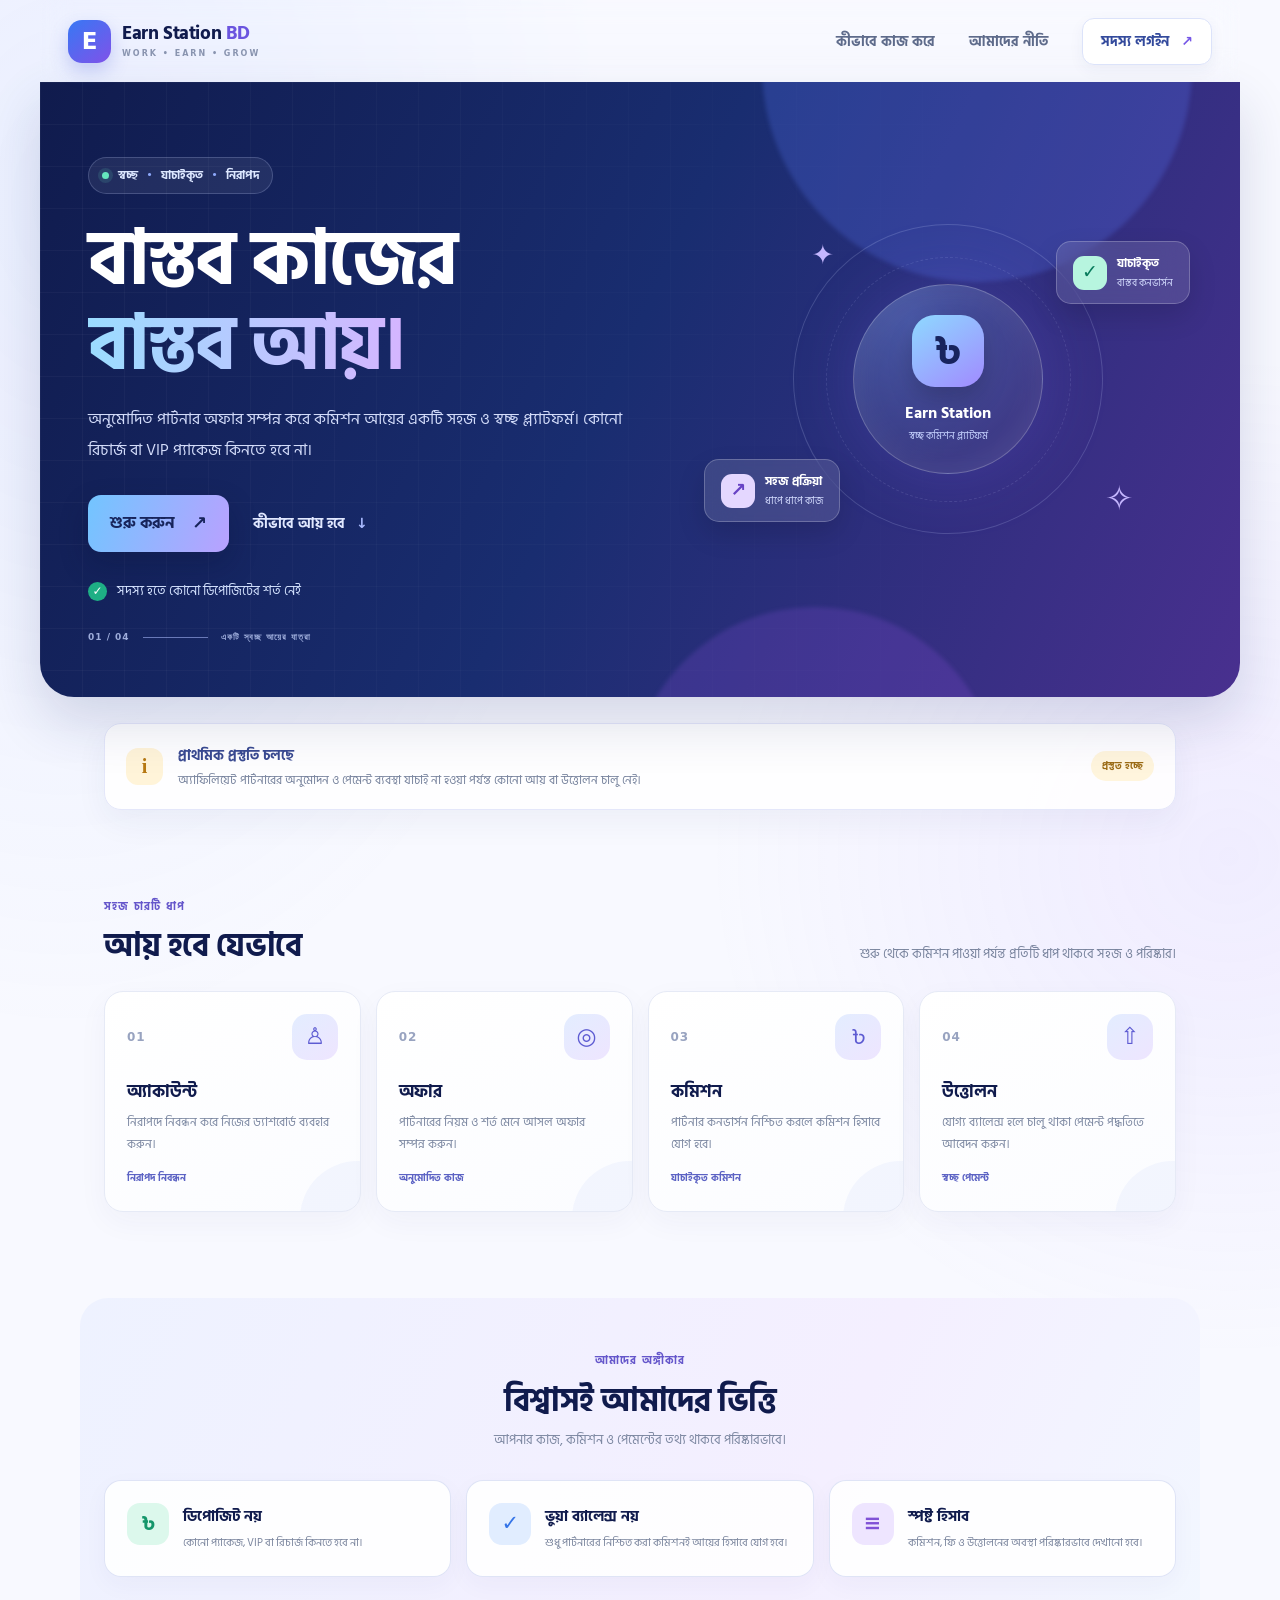
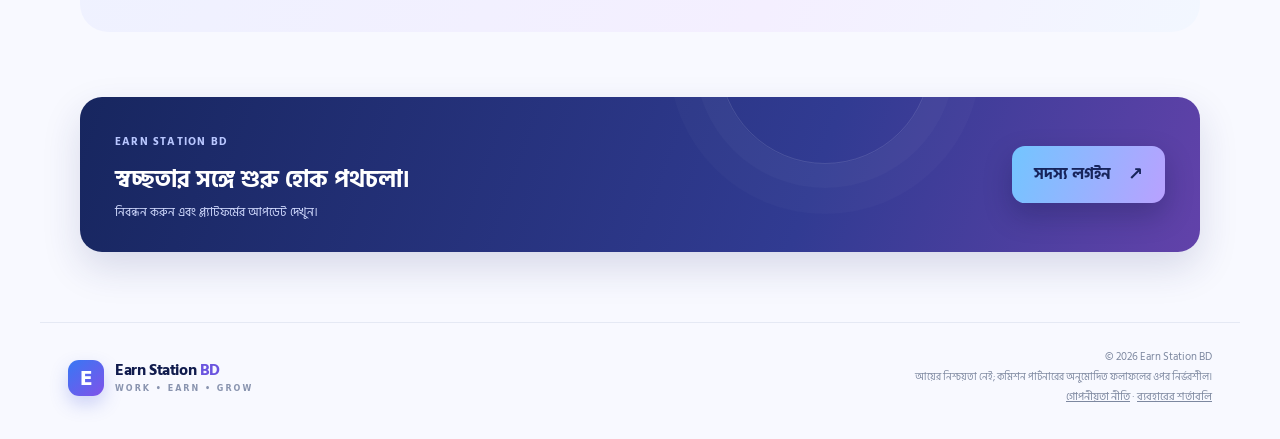
<file: index.html>
<!doctype html>
<html lang="bn">
<head>
  <meta charset="utf-8">
  <meta name="viewport" content="width=device-width,initial-scale=1">
  <meta name="theme-color" content="#101b55">
  <meta name="description" content="Earn Station BD — অনুমোদিত পার্টনার অফার সম্পন্ন করে স্বচ্ছভাবে কমিশন আয়ের প্ল্যাটফর্ম।">
  <title>Earn Station BD · বাস্তব কাজের বাস্তব আয়</title>
  <link rel="preconnect" href="https://fonts.googleapis.com">
  <link rel="preconnect" href="https://fonts.gstatic.com" crossorigin>
  <link href="https://fonts.googleapis.com/css2?family=Hind+Siliguri:wght@400;500;600;700;800&display=swap" rel="stylesheet">
  <link rel="stylesheet" href="style.css">
</head>
<body>
  <div class="site-shell">
    <header class="site-header">
      <a class="brand" href="index.html" aria-label="Earn Station BD হোম">
        <span class="brand-mark">E</span><span>Earn Station <b>BD</b><small>WORK • EARN • GROW</small></span>
      </a>
      <nav class="main-nav" aria-label="প্রধান নেভিগেশন">
        <a href="#how">কীভাবে কাজ করে</a>
        <a href="#features">আমাদের নীতি</a>
        <a class="nav-login" href="auth.html">সদস্য লগইন <span>↗</span></a>
      </nav>
    </header>

    <main>
      <section class="hero">
        <div class="hero-glow hero-glow-one"></div><div class="hero-glow hero-glow-two"></div>
        <div class="hero-copy">
          <div class="eyebrow"><span class="live-dot"></span> স্বচ্ছ <i>•</i> যাচাইকৃত <i>•</i> নিরাপদ</div>
          <h1>বাস্তব কাজের<br><span>বাস্তব আয়।</span></h1>
          <p class="hero-description">অনুমোদিত পার্টনার অফার সম্পন্ন করে কমিশন আয়ের একটি সহজ ও স্বচ্ছ প্ল্যাটফর্ম। কোনো রিচার্জ বা VIP প্যাকেজ কিনতে হবে না।</p>
          <div class="hero-actions">
            <a class="primary-button" href="auth.html">শুরু করুন <span>↗</span></a>
            <a class="text-button" href="#how">কীভাবে আয় হবে <span>↓</span></a>
          </div>
          <div class="trust-line"><span>✓</span> সদস্য হতে কোনো ডিপোজিটের শর্ত নেই</div>
        </div>
        <div class="hero-art" aria-label="নিরাপদ ও স্বচ্ছ আয়ের ধারণামূলক চিত্র">
          <div class="art-orbit orbit-a"></div><div class="art-orbit orbit-b"></div>
          <div class="art-center"><div class="art-symbol">৳</div><b>Earn Station</b><small>স্বচ্ছ কমিশন প্ল্যাটফর্ম</small></div>
          <div class="float-card float-top"><span class="float-icon">✓</span><span><b>যাচাইকৃত</b><small>বাস্তব কনভার্সন</small></span></div>
          <div class="float-card float-bottom"><span class="float-icon purple">↗</span><span><b>সহজ প্রক্রিয়া</b><small>ধাপে ধাপে কাজ</small></span></div>
          <div class="art-spark spark-one">✦</div><div class="art-spark spark-two">✧</div>
        </div>
        <div class="hero-bottom"><span>01 / 04</span><span class="hero-bottom-line"></span><span>একটি স্বচ্ছ আয়ের যাত্রা</span></div>
      </section>

      <section class="notice-wrap" aria-label="গুরুত্বপূর্ণ ঘোষণা">
        <div class="notice">
          <div class="notice-icon">i</div>
          <div><b>প্রাথমিক প্রস্তুতি চলছে</b><p>অ্যাফিলিয়েট পার্টনারের অনুমোদন ও পেমেন্ট ব্যবস্থা যাচাই না হওয়া পর্যন্ত কোনো আয় বা উত্তোলন চালু নেই।</p></div>
          <span class="notice-status">প্রস্তুত হচ্ছে</span>
        </div>
      </section>

      <section class="how-section" id="how">
        <div class="section-heading"><div><span class="section-kicker">সহজ চারটি ধাপ</span><h2>আয় হবে যেভাবে</h2></div><p>শুরু থেকে কমিশন পাওয়া পর্যন্ত প্রতিটি ধাপ থাকবে সহজ ও পরিষ্কার।</p></div>
        <div class="steps">
          <article class="step-card"><div class="step-top"><span class="step-number">01</span><span class="step-icon">♙</span></div><h3>অ্যাকাউন্ট</h3><p>নিরাপদে নিবন্ধন করে নিজের ড্যাশবোর্ড ব্যবহার করুন।</p><span class="step-caption">নিরাপদ নিবন্ধন</span></article>
          <article class="step-card"><div class="step-top"><span class="step-number">02</span><span class="step-icon">◎</span></div><h3>অফার</h3><p>পার্টনারের নিয়ম ও শর্ত মেনে আসল অফার সম্পন্ন করুন।</p><span class="step-caption">অনুমোদিত কাজ</span></article>
          <article class="step-card"><div class="step-top"><span class="step-number">03</span><span class="step-icon">৳</span></div><h3>কমিশন</h3><p>পার্টনার কনভার্সন নিশ্চিত করলে কমিশন হিসাবে যোগ হবে।</p><span class="step-caption">যাচাইকৃত কমিশন</span></article>
          <article class="step-card"><div class="step-top"><span class="step-number">04</span><span class="step-icon">⇧</span></div><h3>উত্তোলন</h3><p>যোগ্য ব্যালেন্স হলে চালু থাকা পেমেন্ট পদ্ধতিতে আবেদন করুন।</p><span class="step-caption">স্বচ্ছ পেমেন্ট</span></article>
        </div>
      </section>

      <section class="values-section" id="features">
        <div class="values-heading"><span class="section-kicker">আমাদের অঙ্গীকার</span><h2>বিশ্বাসই আমাদের ভিত্তি</h2><p>আপনার কাজ, কমিশন ও পেমেন্টের তথ্য থাকবে পরিষ্কারভাবে।</p></div>
        <div class="values-grid">
          <article class="value-card"><span class="value-icon green">৳</span><div><h3>ডিপোজিট নয়</h3><p>কোনো প্যাকেজ, VIP বা রিচার্জ কিনতে হবে না।</p></div></article>
          <article class="value-card"><span class="value-icon blue">✓</span><div><h3>ভুয়া ব্যালেন্স নয়</h3><p>শুধু পার্টনারের নিশ্চিত করা কমিশনই আয়ের হিসাবে যোগ হবে।</p></div></article>
          <article class="value-card"><span class="value-icon violet">≡</span><div><h3>স্পষ্ট হিসাব</h3><p>কমিশন, ফি ও উত্তোলনের অবস্থা পরিষ্কারভাবে দেখানো হবে।</p></div></article>
        </div>
      </section>
      <section class="community-section" id="community" hidden aria-label="আমাদের কমিউনিটি"><div class="community-heading"><span class="section-kicker">JOIN OUR COMMUNITY</span><h2>আমাদের সঙ্গে যুক্ত থাকুন</h2><p>গ্রুপে যোগ দিয়ে নতুন নোটিশ, গুরুত্বপূর্ণ তথ্য ও আপডেট দেখুন এবং অন্য সদস্যদের সঙ্গে যোগাযোগ করুন।</p></div><div class="community-links" id="community-links"></div></section>
      <section class="closing-cta"><div><span class="section-kicker">EARN STATION BD</span><h2>স্বচ্ছতার সঙ্গে শুরু হোক পথচলা।</h2><p>নিবন্ধন করুন এবং প্ল্যাটফর্মের আপডেট দেখুন।</p></div><a class="primary-button" href="auth.html">সদস্য লগইন <span>↗</span></a></section>
    </main>
    <footer class="site-footer"><a class="brand footer-brand" href="index.html"><span class="brand-mark">E</span><span>Earn Station <b>BD</b><small>WORK • EARN • GROW</small></span></a><div class="footer-copy">© <span id="year"></span> Earn Station BD<br><small>আয়ের নিশ্চয়তা নেই; কমিশন পার্টনারের অনুমোদিত ফলাফলের ওপর নির্ভরশীল।</small><br><a href="privacy.html">গোপনীয়তা নীতি</a> · <a href="terms.html">ব্যবহারের শর্তাবলি</a></div></footer>
  </div>
  <script src="supabase-config.js"></script><script src="app.js"></script>
</body>
</html>
</file>
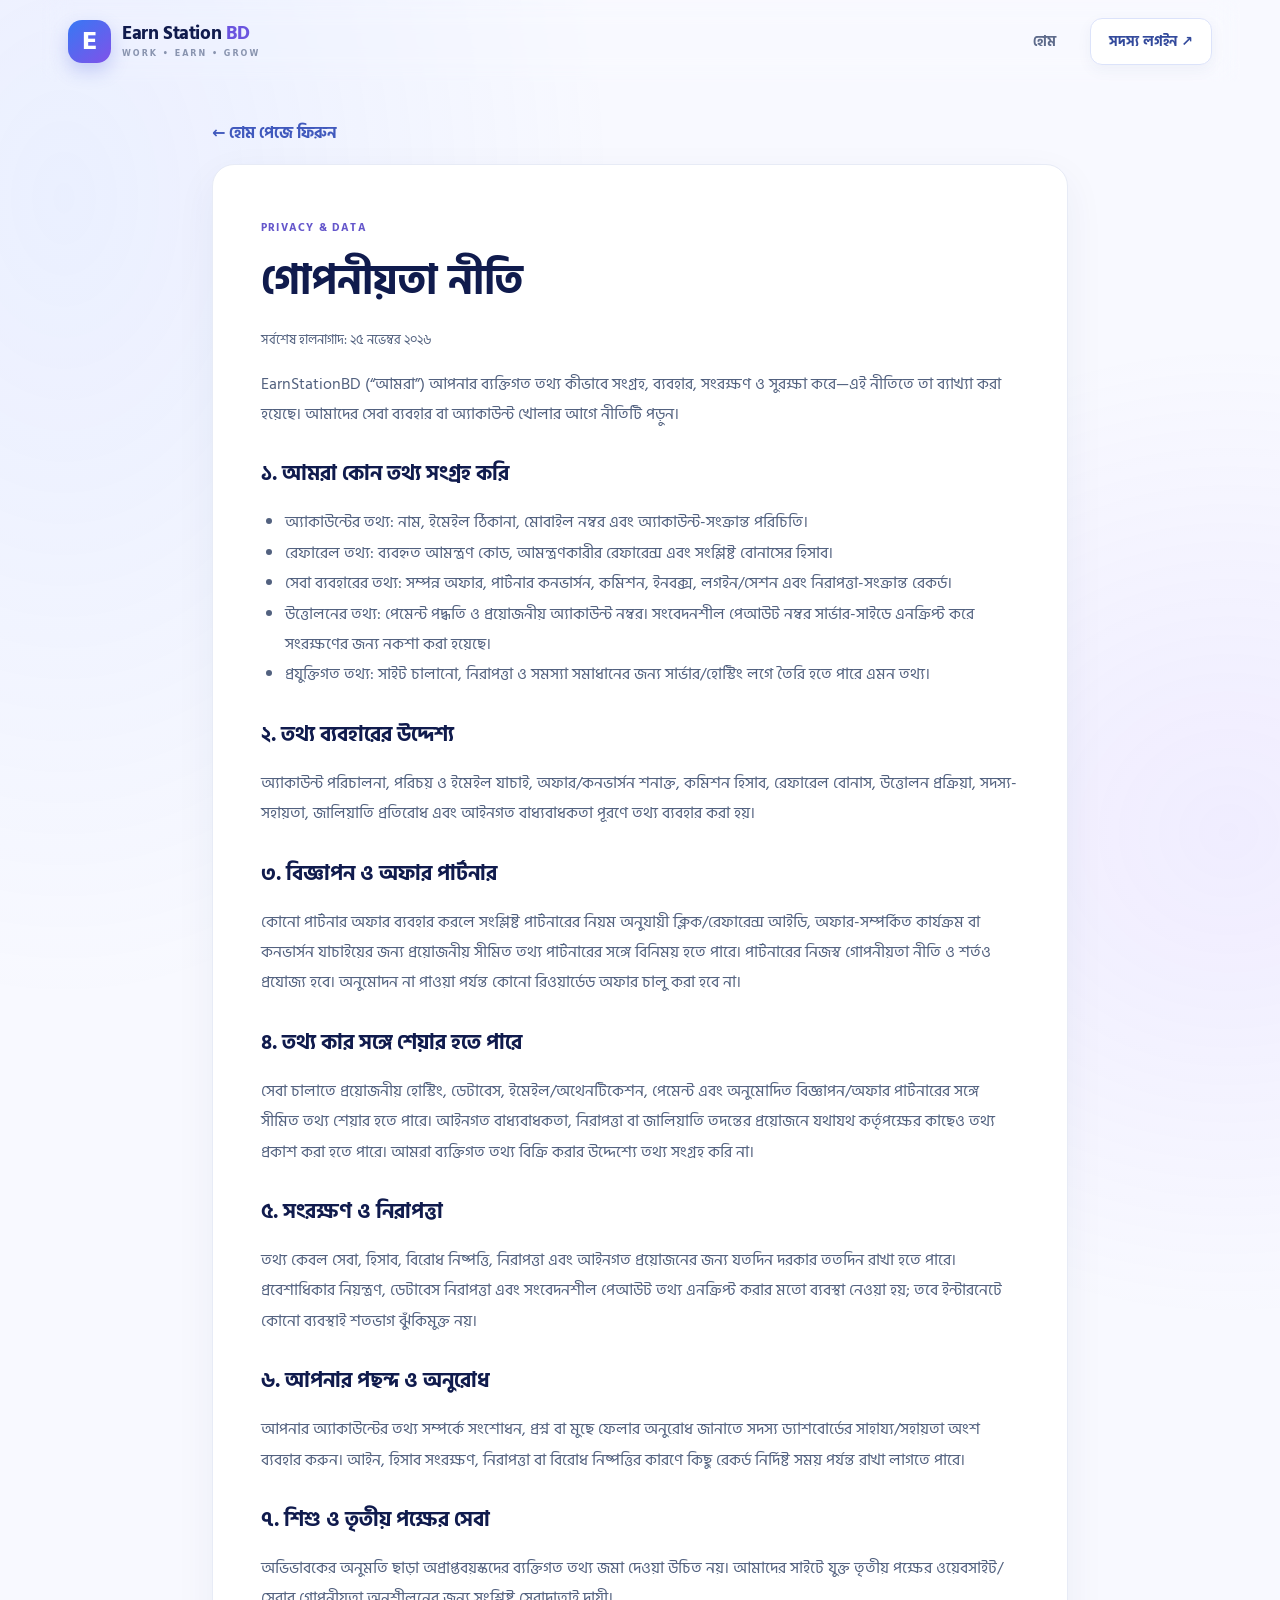
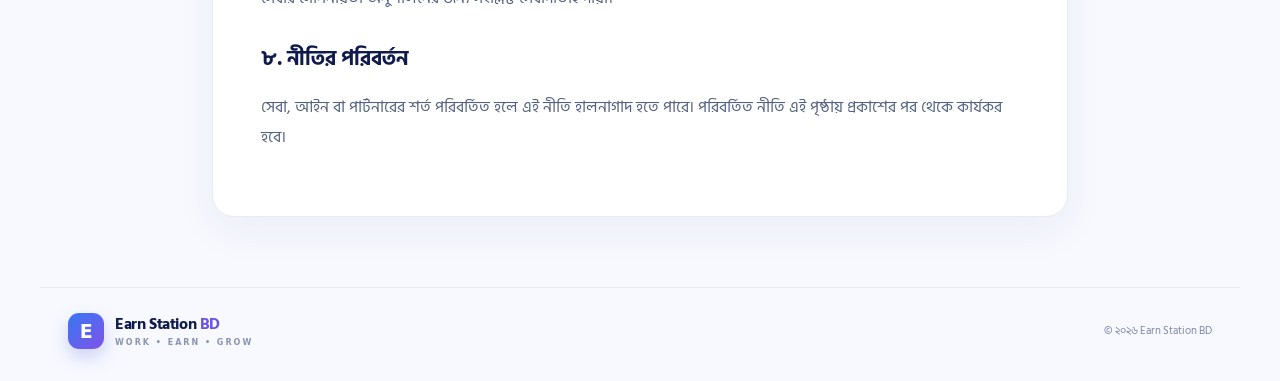
<file: privacy.html>
<!doctype html>
<html lang="bn">
<head>
<meta charset="utf-8"><meta name="viewport" content="width=device-width,initial-scale=1">
<meta name="theme-color" content="#101b55"><meta name="description" content="EarnStationBD-এর গোপনীয়তা নীতি ও ব্যক্তিগত তথ্য ব্যবহারের বিবরণ।">
<title>গোপনীয়তা নীতি · EarnStationBD</title>
<link rel="stylesheet" href="style.css">
<style>
.policy-wrap{max-width:900px;margin:38px auto 70px;padding:0 22px}.policy-card{background:#fff;border:1px solid #e7ebf6;border-radius:22px;padding:clamp(22px,5vw,48px);box-shadow:0 14px 40px rgba(30,45,100,.06)}.policy-card h1{font-size:clamp(30px,5vw,42px);margin:8px 0 12px}.policy-card h2{font-size:21px;margin:28px 0 8px}.policy-card p,.policy-card li{color:#52617f;line-height:1.9}.policy-card ul{padding-left:24px}.policy-meta{color:#7a87a4;font-size:13px}.policy-back{display:inline-block;margin:0 0 18px;color:#4059bd;font-weight:700;text-decoration:none}
</style>
</head>
<body><div class="site-shell">
<header class="site-header"><a class="brand" href="index.html"><span class="brand-mark">E</span><span>Earn Station <b>BD</b><small>WORK • EARN • GROW</small></span></a><nav class="main-nav"><a href="index.html">হোম</a><a class="nav-login" href="auth.html">সদস্য লগইন ↗</a></nav></header>
<main class="policy-wrap"><a class="policy-back" href="index.html">← হোম পেজে ফিরুন</a><article class="policy-card">
<span class="section-kicker">PRIVACY & DATA</span><h1>গোপনীয়তা নীতি</h1><p class="policy-meta">সর্বশেষ হালনাগাদ: ২৫ নভেম্বর ২০২৬</p>
<p>EarnStationBD (“আমরা”) আপনার ব্যক্তিগত তথ্য কীভাবে সংগ্রহ, ব্যবহার, সংরক্ষণ ও সুরক্ষা করে—এই নীতিতে তা ব্যাখ্যা করা হয়েছে। আমাদের সেবা ব্যবহার বা অ্যাকাউন্ট খোলার আগে নীতিটি পড়ুন।</p>
<h2>১. আমরা কোন তথ্য সংগ্রহ করি</h2><ul>
<li>অ্যাকাউন্টের তথ্য: নাম, ইমেইল ঠিকানা, মোবাইল নম্বর এবং অ্যাকাউন্ট-সংক্রান্ত পরিচিতি।</li>
<li>রেফারেল তথ্য: ব্যবহৃত আমন্ত্রণ কোড, আমন্ত্রণকারীর রেফারেন্স এবং সংশ্লিষ্ট বোনাসের হিসাব।</li>
<li>সেবা ব্যবহারের তথ্য: সম্পন্ন অফার, পার্টনার কনভার্সন, কমিশন, ইনবক্স, লগইন/সেশন এবং নিরাপত্তা-সংক্রান্ত রেকর্ড।</li>
<li>উত্তোলনের তথ্য: পেমেন্ট পদ্ধতি ও প্রয়োজনীয় অ্যাকাউন্ট নম্বর। সংবেদনশীল পেআউট নম্বর সার্ভার-সাইডে এনক্রিপ্ট করে সংরক্ষণের জন্য নকশা করা হয়েছে।</li>
<li>প্রযুক্তিগত তথ্য: সাইট চালানো, নিরাপত্তা ও সমস্যা সমাধানের জন্য সার্ভার/হোস্টিং লগে তৈরি হতে পারে এমন তথ্য।</li>
</ul>
<h2>২. তথ্য ব্যবহারের উদ্দেশ্য</h2><p>অ্যাকাউন্ট পরিচালনা, পরিচয় ও ইমেইল যাচাই, অফার/কনভার্সন শনাক্ত, কমিশন হিসাব, রেফারেল বোনাস, উত্তোলন প্রক্রিয়া, সদস্য-সহায়তা, জালিয়াতি প্রতিরোধ এবং আইনগত বাধ্যবাধকতা পূরণে তথ্য ব্যবহার করা হয়।</p>
<h2>৩. বিজ্ঞাপন ও অফার পার্টনার</h2><p>কোনো পার্টনার অফার ব্যবহার করলে সংশ্লিষ্ট পার্টনারের নিয়ম অনুযায়ী ক্লিক/রেফারেন্স আইডি, অফার-সম্পর্কিত কার্যক্রম বা কনভার্সন যাচাইয়ের জন্য প্রয়োজনীয় সীমিত তথ্য পার্টনারের সঙ্গে বিনিময় হতে পারে। পার্টনারের নিজস্ব গোপনীয়তা নীতি ও শর্তও প্রযোজ্য হবে। অনুমোদন না পাওয়া পর্যন্ত কোনো রিওয়ার্ডেড অফার চালু করা হবে না।</p>
<h2>৪. তথ্য কার সঙ্গে শেয়ার হতে পারে</h2><p>সেবা চালাতে প্রয়োজনীয় হোস্টিং, ডেটাবেস, ইমেইল/অথেনটিকেশন, পেমেন্ট এবং অনুমোদিত বিজ্ঞাপন/অফার পার্টনারের সঙ্গে সীমিত তথ্য শেয়ার হতে পারে। আইনগত বাধ্যবাধকতা, নিরাপত্তা বা জালিয়াতি তদন্তের প্রয়োজনে যথাযথ কর্তৃপক্ষের কাছেও তথ্য প্রকাশ করা হতে পারে। আমরা ব্যক্তিগত তথ্য বিক্রি করার উদ্দেশ্যে তথ্য সংগ্রহ করি না।</p>
<h2>৫. সংরক্ষণ ও নিরাপত্তা</h2><p>তথ্য কেবল সেবা, হিসাব, বিরোধ নিষ্পত্তি, নিরাপত্তা এবং আইনগত প্রয়োজনের জন্য যতদিন দরকার ততদিন রাখা হতে পারে। প্রবেশাধিকার নিয়ন্ত্রণ, ডেটাবেস নিরাপত্তা এবং সংবেদনশীল পেআউট তথ্য এনক্রিপ্ট করার মতো ব্যবস্থা নেওয়া হয়; তবে ইন্টারনেটে কোনো ব্যবস্থাই শতভাগ ঝুঁকিমুক্ত নয়।</p>
<h2>৬. আপনার পছন্দ ও অনুরোধ</h2><p>আপনার অ্যাকাউন্টের তথ্য সম্পর্কে সংশোধন, প্রশ্ন বা মুছে ফেলার অনুরোধ জানাতে সদস্য ড্যাশবোর্ডের সাহায্য/সহায়তা অংশ ব্যবহার করুন। আইন, হিসাব সংরক্ষণ, নিরাপত্তা বা বিরোধ নিষ্পত্তির কারণে কিছু রেকর্ড নির্দিষ্ট সময় পর্যন্ত রাখা লাগতে পারে।</p>
<h2>৭. শিশু ও তৃতীয় পক্ষের সেবা</h2><p>অভিভাবকের অনুমতি ছাড়া অপ্রাপ্তবয়স্কদের ব্যক্তিগত তথ্য জমা দেওয়া উচিত নয়। আমাদের সাইটে যুক্ত তৃতীয় পক্ষের ওয়েবসাইট/সেবার গোপনীয়তা অনুশীলনের জন্য সংশ্লিষ্ট সেবাদাতাই দায়ী।</p>
<h2>৮. নীতির পরিবর্তন</h2><p>সেবা, আইন বা পার্টনারের শর্ত পরিবর্তিত হলে এই নীতি হালনাগাদ হতে পারে। পরিবর্তিত নীতি এই পৃষ্ঠায় প্রকাশের পর থেকে কার্যকর হবে।</p>
</article></main>
<footer class="site-footer"><a class="brand footer-brand" href="index.html"><span class="brand-mark">E</span><span>Earn Station <b>BD</b><small>WORK • EARN • GROW</small></span></a><div class="footer-copy">© ২০২৬ Earn Station BD</div></footer>
</div></body></html>
</file>
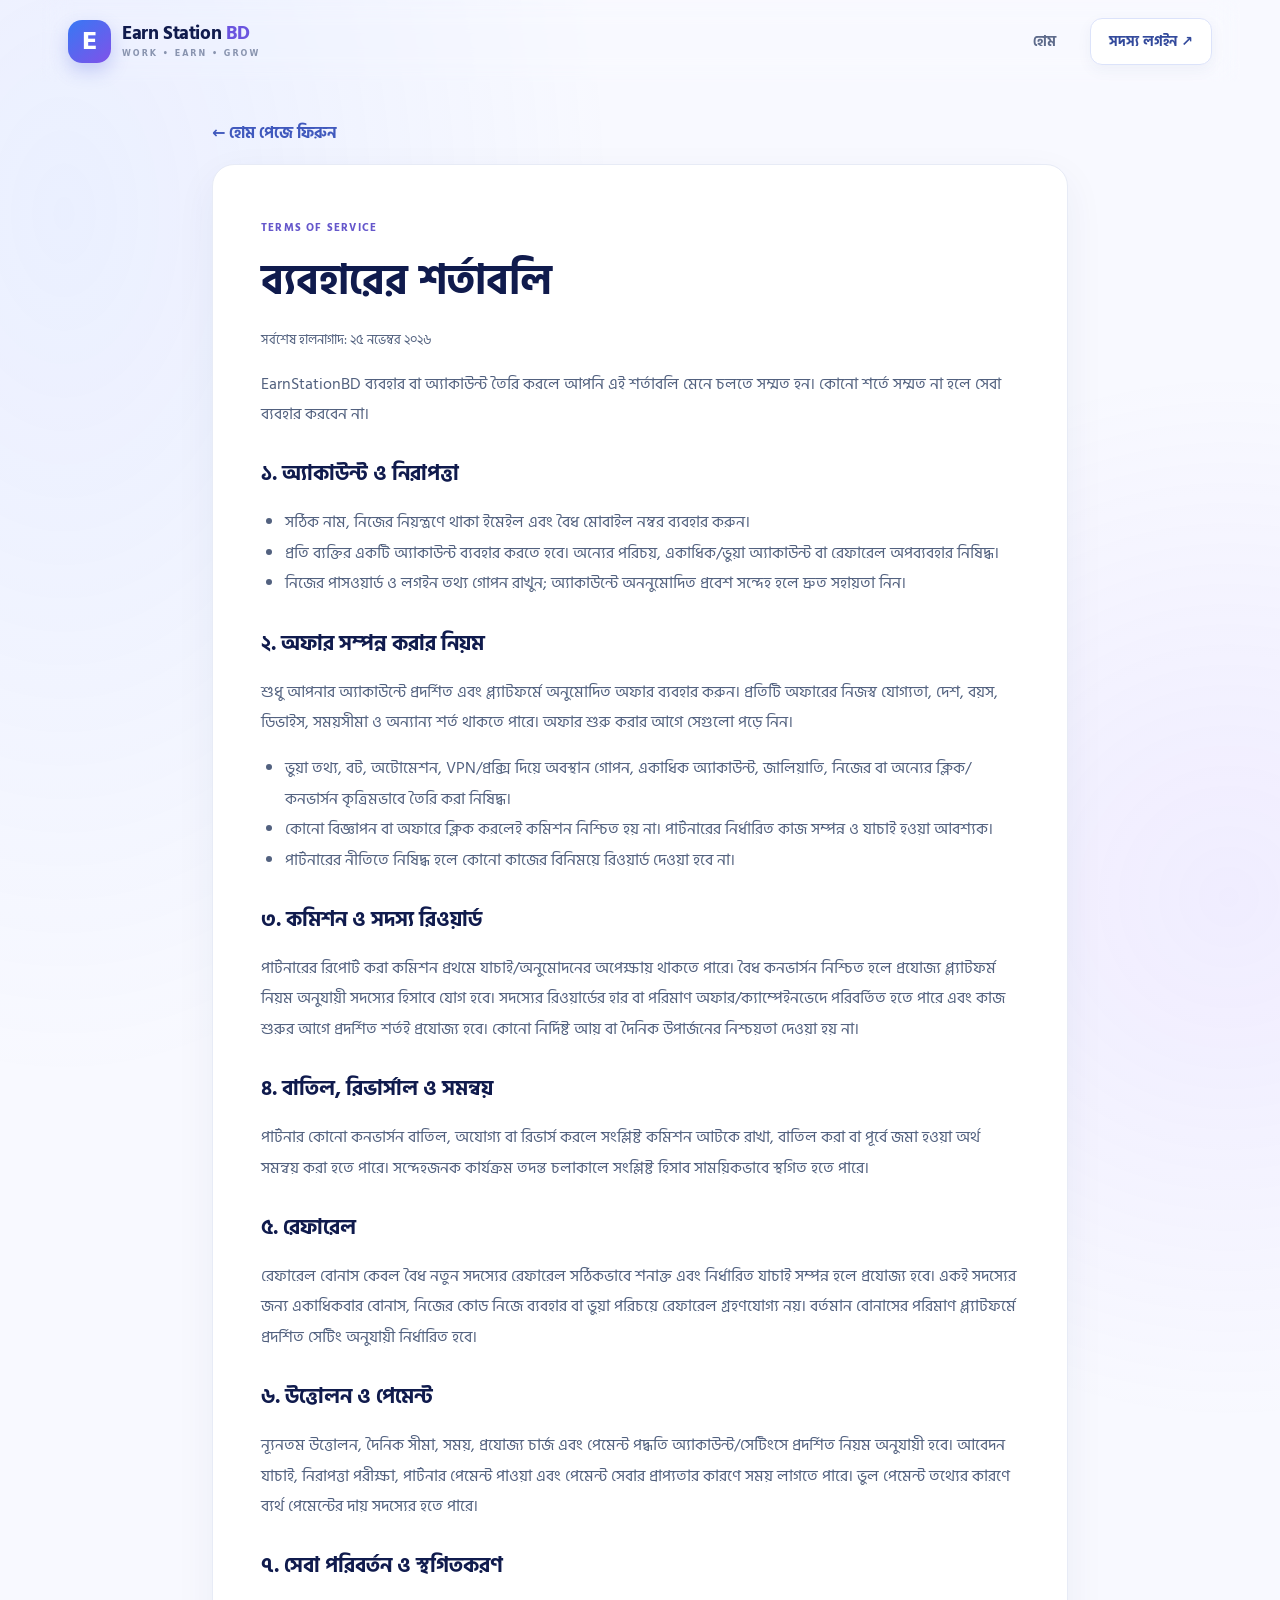
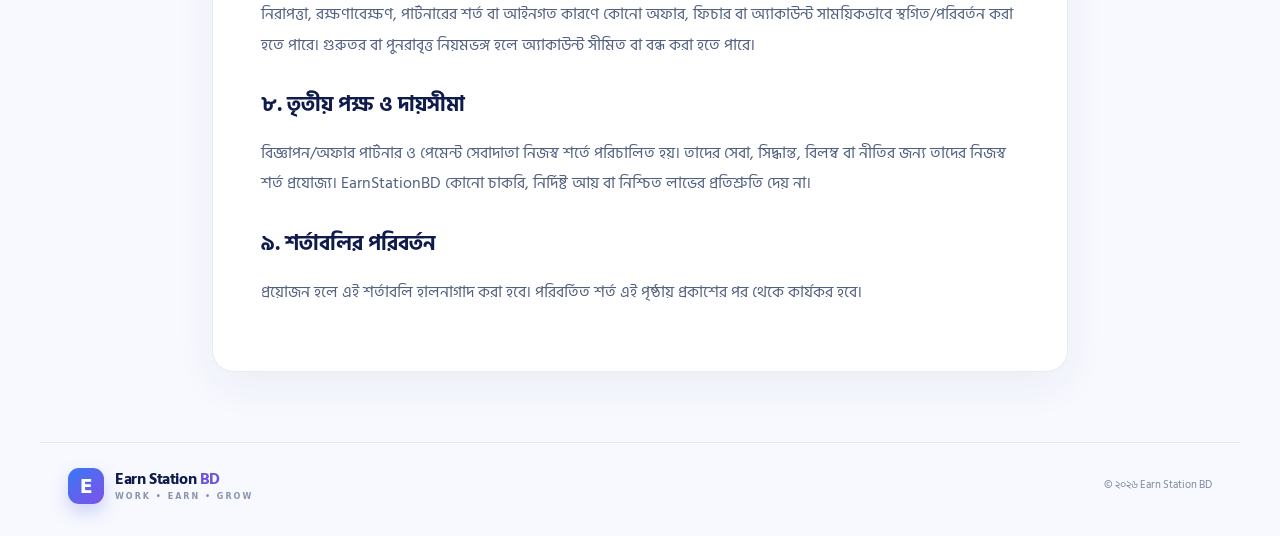
<file: terms.html>
<!doctype html>
<html lang="bn">
<head>
<meta charset="utf-8"><meta name="viewport" content="width=device-width,initial-scale=1">
<meta name="theme-color" content="#101b55"><meta name="description" content="EarnStationBD ব্যবহার, অফার, কমিশন ও উত্তোলনের শর্তাবলি।">
<title>শর্তাবলি · EarnStationBD</title>
<link rel="stylesheet" href="style.css">
<style>
.policy-wrap{max-width:900px;margin:38px auto 70px;padding:0 22px}.policy-card{background:#fff;border:1px solid #e7ebf6;border-radius:22px;padding:clamp(22px,5vw,48px);box-shadow:0 14px 40px rgba(30,45,100,.06)}.policy-card h1{font-size:clamp(30px,5vw,42px);margin:8px 0 12px}.policy-card h2{font-size:21px;margin:28px 0 8px}.policy-card p,.policy-card li{color:#52617f;line-height:1.9}.policy-card ul{padding-left:24px}.policy-meta{color:#7a87a4;font-size:13px}.policy-back{display:inline-block;margin:0 0 18px;color:#4059bd;font-weight:700;text-decoration:none}
</style>
</head>
<body><div class="site-shell">
<header class="site-header"><a class="brand" href="index.html"><span class="brand-mark">E</span><span>Earn Station <b>BD</b><small>WORK • EARN • GROW</small></span></a><nav class="main-nav"><a href="index.html">হোম</a><a class="nav-login" href="auth.html">সদস্য লগইন ↗</a></nav></header>
<main class="policy-wrap"><a class="policy-back" href="index.html">← হোম পেজে ফিরুন</a><article class="policy-card">
<span class="section-kicker">TERMS OF SERVICE</span><h1>ব্যবহারের শর্তাবলি</h1><p class="policy-meta">সর্বশেষ হালনাগাদ: ২৫ নভেম্বর ২০২৬</p>
<p>EarnStationBD ব্যবহার বা অ্যাকাউন্ট তৈরি করলে আপনি এই শর্তাবলি মেনে চলতে সম্মত হন। কোনো শর্তে সম্মত না হলে সেবা ব্যবহার করবেন না।</p>
<h2>১. অ্যাকাউন্ট ও নিরাপত্তা</h2><ul><li>সঠিক নাম, নিজের নিয়ন্ত্রণে থাকা ইমেইল এবং বৈধ মোবাইল নম্বর ব্যবহার করুন।</li><li>প্রতি ব্যক্তির একটি অ্যাকাউন্ট ব্যবহার করতে হবে। অন্যের পরিচয়, একাধিক/ভুয়া অ্যাকাউন্ট বা রেফারেল অপব্যবহার নিষিদ্ধ।</li><li>নিজের পাসওয়ার্ড ও লগইন তথ্য গোপন রাখুন; অ্যাকাউন্টে অননুমোদিত প্রবেশ সন্দেহ হলে দ্রুত সহায়তা নিন।</li></ul>
<h2>২. অফার সম্পন্ন করার নিয়ম</h2><p>শুধু আপনার অ্যাকাউন্টে প্রদর্শিত এবং প্ল্যাটফর্মে অনুমোদিত অফার ব্যবহার করুন। প্রতিটি অফারের নিজস্ব যোগ্যতা, দেশ, বয়স, ডিভাইস, সময়সীমা ও অন্যান্য শর্ত থাকতে পারে। অফার শুরু করার আগে সেগুলো পড়ে নিন।</p><ul><li>ভুয়া তথ্য, বট, অটোমেশন, VPN/প্রক্সি দিয়ে অবস্থান গোপন, একাধিক অ্যাকাউন্ট, জালিয়াতি, নিজের বা অন্যের ক্লিক/কনভার্সন কৃত্রিমভাবে তৈরি করা নিষিদ্ধ।</li><li>কোনো বিজ্ঞাপন বা অফারে ক্লিক করলেই কমিশন নিশ্চিত হয় না। পার্টনারের নির্ধারিত কাজ সম্পন্ন ও যাচাই হওয়া আবশ্যক।</li><li>পার্টনারের নীতিতে নিষিদ্ধ হলে কোনো কাজের বিনিময়ে রিওয়ার্ড দেওয়া হবে না।</li></ul>
<h2>৩. কমিশন ও সদস্য রিওয়ার্ড</h2><p>পার্টনারের রিপোর্ট করা কমিশন প্রথমে যাচাই/অনুমোদনের অপেক্ষায় থাকতে পারে। বৈধ কনভার্সন নিশ্চিত হলে প্রযোজ্য প্ল্যাটফর্ম নিয়ম অনুযায়ী সদস্যের হিসাবে যোগ হবে। সদস্যের রিওয়ার্ডের হার বা পরিমাণ অফার/ক্যাম্পেইনভেদে পরিবর্তিত হতে পারে এবং কাজ শুরুর আগে প্রদর্শিত শর্তই প্রযোজ্য হবে। কোনো নির্দিষ্ট আয় বা দৈনিক উপার্জনের নিশ্চয়তা দেওয়া হয় না।</p>
<h2>৪. বাতিল, রিভার্সাল ও সমন্বয়</h2><p>পার্টনার কোনো কনভার্সন বাতিল, অযোগ্য বা রিভার্স করলে সংশ্লিষ্ট কমিশন আটকে রাখা, বাতিল করা বা পূর্বে জমা হওয়া অর্থ সমন্বয় করা হতে পারে। সন্দেহজনক কার্যক্রম তদন্ত চলাকালে সংশ্লিষ্ট হিসাব সাময়িকভাবে স্থগিত হতে পারে।</p>
<h2>৫. রেফারেল</h2><p>রেফারেল বোনাস কেবল বৈধ নতুন সদস্যের রেফারেল সঠিকভাবে শনাক্ত এবং নির্ধারিত যাচাই সম্পন্ন হলে প্রযোজ্য হবে। একই সদস্যের জন্য একাধিকবার বোনাস, নিজের কোড নিজে ব্যবহার বা ভুয়া পরিচয়ে রেফারেল গ্রহণযোগ্য নয়। বর্তমান বোনাসের পরিমাণ প্ল্যাটফর্মে প্রদর্শিত সেটিং অনুযায়ী নির্ধারিত হবে।</p>
<h2>৬. উত্তোলন ও পেমেন্ট</h2><p>ন্যূনতম উত্তোলন, দৈনিক সীমা, সময়, প্রযোজ্য চার্জ এবং পেমেন্ট পদ্ধতি অ্যাকাউন্ট/সেটিংসে প্রদর্শিত নিয়ম অনুযায়ী হবে। আবেদন যাচাই, নিরাপত্তা পরীক্ষা, পার্টনার পেমেন্ট পাওয়া এবং পেমেন্ট সেবার প্রাপ্যতার কারণে সময় লাগতে পারে। ভুল পেমেন্ট তথ্যের কারণে ব্যর্থ পেমেন্টের দায় সদস্যের হতে পারে।</p>
<h2>৭. সেবা পরিবর্তন ও স্থগিতকরণ</h2><p>নিরাপত্তা, রক্ষণাবেক্ষণ, পার্টনারের শর্ত বা আইনগত কারণে কোনো অফার, ফিচার বা অ্যাকাউন্ট সাময়িকভাবে স্থগিত/পরিবর্তন করা হতে পারে। গুরুতর বা পুনরাবৃত্ত নিয়মভঙ্গ হলে অ্যাকাউন্ট সীমিত বা বন্ধ করা হতে পারে।</p>
<h2>৮. তৃতীয় পক্ষ ও দায়সীমা</h2><p>বিজ্ঞাপন/অফার পার্টনার ও পেমেন্ট সেবাদাতা নিজস্ব শর্তে পরিচালিত হয়। তাদের সেবা, সিদ্ধান্ত, বিলম্ব বা নীতির জন্য তাদের নিজস্ব শর্ত প্রযোজ্য। EarnStationBD কোনো চাকরি, নির্দিষ্ট আয় বা নিশ্চিত লাভের প্রতিশ্রুতি দেয় না।</p>
<h2>৯. শর্তাবলির পরিবর্তন</h2><p>প্রয়োজন হলে এই শর্তাবলি হালনাগাদ করা হবে। পরিবর্তিত শর্ত এই পৃষ্ঠায় প্রকাশের পর থেকে কার্যকর হবে।</p>
</article></main>
<footer class="site-footer"><a class="brand footer-brand" href="index.html"><span class="brand-mark">E</span><span>Earn Station <b>BD</b><small>WORK • EARN • GROW</small></span></a><div class="footer-copy">© ২০২৬ Earn Station BD</div></footer>
</div></body></html>
</file>
<file: style.css>
@import url('https://fonts.googleapis.com/css2?family=Hind+Siliguri:wght@400;500;600;700;800&display=swap');
:root{color-scheme:light;--navy:#101b4d;--blue:#3768ed;--violet:#8052e9;--muted:#71809f;--line:#e7ebf6;--surface:#fff;--font:'Hind Siliguri',system-ui,sans-serif}
*{box-sizing:border-box}html{scroll-behavior:smooth;scroll-padding-top:90px}body{margin:0;min-height:100vh;color:var(--navy);font-family:var(--font);background:#f6f8ff}a{color:inherit}.site-shell{overflow:hidden;background:radial-gradient(ellipse at 5% 10%,rgba(108,151,255,.10),transparent 32%),radial-gradient(ellipse at 96% 42%,rgba(163,125,255,.10),transparent 30%),#f8f9ff}
.site-header{height:82px;max-width:1200px;margin:auto;padding:0 28px;display:flex;align-items:center;justify-content:space-between;gap:24px;position:relative;z-index:5}.brand{display:flex;align-items:center;gap:11px;text-decoration:none;font-size:19px;font-weight:800;letter-spacing:-.4px;line-height:1.05}.brand>span:last-child{display:block}.brand b{color:#6b55df}.brand small{display:block;margin-top:5px;color:#8994af;font:700 8px/1.2 system-ui;letter-spacing:2px}.brand-mark{width:43px;height:43px;border-radius:14px;display:grid;place-items:center;background:linear-gradient(140deg,#3778f4,#8052e9);color:#fff;font:900 23px system-ui;box-shadow:0 8px 18px rgba(73,91,218,.25)}
.main-nav{display:flex;align-items:center;gap:34px}.main-nav>a{font-size:14px;font-weight:700;text-decoration:none;color:#5e6b8b;transition:.2s}.main-nav>a:hover{color:#5148ce}.main-nav .nav-login{padding:11px 18px;border:1px solid #dce3fa;border-radius:12px;background:#fff;color:#334a9c;box-shadow:0 5px 15px rgba(39,58,123,.05)}.nav-login span{margin-left:8px;color:#7657e7}
.hero{min-height:575px;max-width:1200px;margin:0 auto;padding:75px 48px 54px;position:relative;display:grid;grid-template-columns:1.1fr .9fr;align-items:center;gap:20px;color:white;background:linear-gradient(115deg,#101b4d 0%,#192d70 48%,#49308f 100%);border-radius:0 0 34px 34px;overflow:hidden;box-shadow:0 24px 55px rgba(26,37,99,.16)}.hero:before{content:"";position:absolute;inset:0;background-image:linear-gradient(rgba(255,255,255,.035) 1px,transparent 1px),linear-gradient(90deg,rgba(255,255,255,.035) 1px,transparent 1px);background-size:42px 42px;mask-image:linear-gradient(90deg,black,transparent 90%);pointer-events:none}.hero-glow{position:absolute;border-radius:50%;filter:blur(2px);pointer-events:none}.hero-glow-one{width:430px;height:430px;right:4%;top:-230px;background:rgba(93,125,255,.23)}.hero-glow-two{width:370px;height:370px;right:20%;bottom:-280px;background:rgba(159,91,245,.18)}
.hero-copy{position:relative;z-index:1;max-width:610px}.eyebrow{display:inline-flex;align-items:center;gap:9px;padding:8px 13px;border:1px solid rgba(194,210,255,.22);border-radius:30px;background:rgba(255,255,255,.07);font-size:12px;font-weight:700;color:#dce7ff}.eyebrow i{font-style:normal;color:#8da8fa}.live-dot{width:7px;height:7px;border-radius:50%;background:#65e6bd;box-shadow:0 0 0 4px rgba(101,230,189,.13)}.hero h1{margin:24px 0 16px;font-size:clamp(48px,6.2vw,76px);line-height:1.12;letter-spacing:-2px;font-weight:800}.hero h1 span{background:linear-gradient(90deg,#9bdcff,#d5b5ff);background-clip:text;-webkit-background-clip:text;color:transparent}.hero-description{max-width:560px;color:#d3dcfa;font-size:16px;line-height:1.95;margin:0}.hero-actions{display:flex;align-items:center;gap:24px;margin-top:28px}.primary-button{display:inline-flex;align-items:center;justify-content:center;gap:18px;padding:14px 22px;border-radius:13px;background:linear-gradient(110deg,#72c5ff,#b9a1ff);color:#17245b;text-decoration:none;font-weight:800;box-shadow:0 12px 28px rgba(8,14,52,.25);transition:transform .2s,box-shadow .2s}.primary-button:hover{transform:translateY(-3px);box-shadow:0 16px 32px rgba(8,14,52,.32)}.primary-button span{font-size:18px}.text-button{color:#e1e8ff;text-decoration:none;font-size:14px;font-weight:700}.text-button span{margin-left:7px;color:#a9baff}.trust-line{margin-top:28px;color:#d5e3ff;font-size:13px}.trust-line span{display:inline-grid;place-items:center;width:19px;height:19px;margin-right:7px;border-radius:50%;background:#1eaf85;color:#fff;font-size:12px;font-weight:900}
.hero-art{height:360px;position:relative;display:grid;place-items:center;z-index:1}.art-orbit{position:absolute;border:1px solid rgba(207,217,255,.19);border-radius:50%;transform:rotate(-18deg)}.orbit-a{width:310px;height:310px}.orbit-b{width:245px;height:245px;border-style:dashed;opacity:.7}.art-center{width:190px;height:190px;border:1px solid rgba(255,255,255,.25);border-radius:50%;display:flex;align-items:center;justify-content:center;flex-direction:column;background:radial-gradient(circle at 30% 20%,rgba(139,176,255,.32),rgba(255,255,255,.06) 70%);box-shadow:0 0 70px rgba(132,111,255,.2),inset 0 0 35px rgba(255,255,255,.08);backdrop-filter:blur(8px)}.art-symbol{width:72px;height:72px;border-radius:23px;display:grid;place-items:center;background:linear-gradient(145deg,#8ed9ff,#a18aff);color:#18245e;font-size:42px;font-weight:800;box-shadow:0 12px 25px rgba(0,0,0,.18)}.art-center b{margin-top:13px;font-size:16px}.art-center small{margin-top:2px;color:#c6d2ff;font-size:10px}.float-card{position:absolute;display:flex;align-items:center;gap:10px;padding:12px 16px;border:1px solid rgba(255,255,255,.22);border-radius:15px;background:rgba(255,255,255,.12);backdrop-filter:blur(14px);box-shadow:0 12px 28px rgba(0,0,0,.13)}.float-top{top:42px;right:2px}.float-bottom{bottom:37px;left:0}.float-icon{width:34px;height:34px;display:grid;place-items:center;border-radius:11px;background:#b7f5df;color:#087b5c;font-weight:900;font-size:19px}.float-icon.purple{background:#e4d7ff;color:#6742c5}.float-card b,.float-card small{display:block}.float-card b{font-size:12px}.float-card small{font-size:10px;color:#d5ddff;margin-top:2px}.art-spark{position:absolute;color:#c5b7ff}.spark-one{top:35px;left:22%;font-size:27px}.spark-two{right:12%;bottom:32px;font-size:34px}.hero-bottom{grid-column:1/-1;display:flex;align-items:center;gap:13px;color:#9eaddb;font:700 9px system-ui;letter-spacing:1px;margin-top:10px}.hero-bottom-line{height:1px;width:65px;background:#6979b8}
.notice-wrap{max-width:1120px;margin:26px auto 0;padding:0 24px}.notice{display:flex;align-items:center;gap:15px;padding:18px 21px;border:1px solid #e4e7fa;border-radius:17px;background:rgba(255,255,255,.9);box-shadow:0 12px 32px rgba(39,55,111,.055)}.notice-icon{width:37px;height:37px;flex:none;border-radius:12px;display:grid;place-items:center;background:#fff4d9;color:#b77913;font:800 20px Georgia}.notice b{color:#394a91;font-size:14px}.notice p{margin:3px 0 0;color:#74809b;font-size:12px;line-height:1.7}.notice-status{margin-left:auto;flex:none;padding:7px 11px;border-radius:20px;background:#fff5dd;color:#9c6c15;font-size:10px;font-weight:800}
.how-section{max-width:1120px;margin:82px auto 0;padding:0 24px}.section-heading{display:flex;justify-content:space-between;align-items:end;gap:25px;margin-bottom:25px}.section-kicker{color:#6557cb;font-size:11px;font-weight:800;letter-spacing:1.2px}.section-heading h2,.values-heading h2{font-size:32px;line-height:1.25;margin:8px 0 0;letter-spacing:-.5px}.section-heading>p{max-width:350px;margin:0;color:#78839d;font-size:13px;line-height:1.8}.steps{display:grid;grid-template-columns:repeat(4,1fr);gap:15px}.step-card{position:relative;overflow:hidden;min-height:215px;padding:22px;border:1px solid #e6eaf6;border-radius:19px;background:linear-gradient(155deg,#fff,#fbfcff);box-shadow:0 10px 30px rgba(37,53,111,.045);transition:transform .22s,box-shadow .22s}.step-card:after{content:"";position:absolute;width:115px;height:115px;right:-55px;bottom:-65px;border-radius:50%;background:rgba(111,129,239,.06)}.step-card:hover{transform:translateY(-5px);box-shadow:0 17px 35px rgba(37,53,111,.09)}.step-top{display:flex;align-items:center;justify-content:space-between}.step-number{font:800 12px system-ui;color:#98a3c0;letter-spacing:1px}.step-icon{width:46px;height:46px;display:grid;place-items:center;border-radius:15px;background:linear-gradient(140deg,#e3edff,#eee5ff);color:#5d5bd2;font-size:23px}.step-card h3{margin:18px 0 6px;font-size:17px}.step-card p{margin:0;color:#7a86a0;font-size:12px;line-height:1.8}.step-caption{display:inline-block;margin-top:15px;color:#5c63c4;font-size:10px;font-weight:800}
.values-section{max-width:1120px;margin:86px auto 0;padding:48px 24px 55px;border-radius:28px;background:linear-gradient(115deg,#eef2ff,#f4efff 65%,#f2f7ff)}.values-heading{text-align:center}.values-heading h2{margin-top:9px}.values-heading>p{margin:8px 0 0;color:#7c87a1;font-size:13px}.values-grid{display:grid;grid-template-columns:repeat(3,1fr);gap:15px;margin-top:29px}.value-card{display:flex;align-items:flex-start;gap:14px;padding:22px;border:1px solid rgba(220,226,246,.9);border-radius:17px;background:rgba(255,255,255,.88);box-shadow:0 8px 24px rgba(46,57,121,.04)}.value-icon{width:42px;height:42px;flex:none;border-radius:13px;display:grid;place-items:center;font-size:21px;font-weight:800}.value-icon.green{background:#dcf8ec;color:#15966b}.value-icon.blue{background:#e1edff;color:#3474e7}.value-icon.violet{background:#eee5ff;color:#8052d6}.value-card h3{margin:1px 0 5px;font-size:15px}.value-card p{margin:0;color:#78839c;font-size:11px;line-height:1.8}
.closing-cta{max-width:1120px;margin:65px auto 70px;padding:30px 35px;display:flex;align-items:center;justify-content:space-between;gap:25px;border-radius:22px;background:linear-gradient(110deg,#17265f,#313b92 65%,#6242aa);color:white;box-shadow:0 16px 38px rgba(32,43,110,.15)}.closing-cta .section-kicker{color:#b9c7ff}.closing-cta h2{font-size:24px;margin:7px 0 4px}.closing-cta p{margin:0;color:#d3dcff;font-size:12px}.closing-cta .primary-button{flex:none}
.site-footer{max-width:1200px;margin:auto;padding:25px 28px 32px;border-top:1px solid #e5e9f4;display:flex;align-items:center;justify-content:space-between;gap:20px}.footer-brand{font-size:16px}.footer-brand .brand-mark{width:36px;height:36px;border-radius:11px;font-size:19px}.footer-copy{text-align:right;color:#7d88a0;font-size:11px;line-height:1.8}.footer-copy small{font-size:10px}
@media(max-width:850px){.hero{margin:0 14px;border-radius:0 0 26px 26px;padding:58px 30px 35px;grid-template-columns:1fr .8fr}.hero h1{font-size:54px}.hero-art{transform:scale(.86)}.steps{grid-template-columns:repeat(2,1fr)}.values-grid{grid-template-columns:1fr}.how-section{margin-top:65px}.values-section{margin-left:14px;margin-right:14px}.closing-cta{margin-left:14px;margin-right:14px}}
@media(max-width:600px){.site-header{height:69px;padding:0 16px}.brand{font-size:16px;gap:8px}.brand-mark{width:37px;height:37px;border-radius:12px}.brand small{font-size:7px}.main-nav{gap:10px}.main-nav>a:first-child,.main-nav>a:nth-child(2){display:none}.main-nav .nav-login{padding:9px 12px;font-size:12px}.hero{display:block;min-height:0;margin:0 9px;padding:47px 22px 25px}.hero h1{font-size:48px;margin:20px 0 12px}.hero-description{font-size:14px;line-height:1.85}.hero-actions{gap:17px;margin-top:23px}.primary-button{padding:12px 16px;font-size:13px}.text-button{font-size:12px}.trust-line{font-size:11px;margin-top:20px}.hero-art{height:260px;margin:4px auto -5px;transform:scale(.78);transform-origin:center}.hero-bottom{margin-top:0}.notice-wrap{padding:0 13px;margin-top:17px}.notice{padding:14px;gap:10px}.notice-icon{width:32px;height:32px}.notice b{font-size:12px}.notice p{font-size:10px}.notice-status{display:none}.how-section{margin-top:55px;padding:0 15px}.section-heading{display:block;margin-bottom:19px}.section-heading h2,.values-heading h2{font-size:27px}.section-heading>p{margin-top:8px;font-size:11px}.steps{gap:10px}.step-card{min-height:190px;padding:16px}.step-icon{width:39px;height:39px;border-radius:12px}.step-card h3{font-size:15px;margin-top:14px}.step-card p{font-size:11px}.step-caption{font-size:9px;margin-top:11px}.values-section{margin-top:57px;padding:35px 16px 30px;border-radius:21px}.values-grid{gap:10px;margin-top:22px}.value-card{padding:16px}.value-card h3{font-size:14px}.closing-cta{display:block;margin-top:45px;margin-bottom:45px;padding:25px 21px}.closing-cta h2{font-size:21px}.closing-cta .primary-button{margin-top:18px}.site-footer{padding:21px 17px 26px;align-items:flex-start;flex-direction:column}.footer-copy{text-align:left}}
@media(max-width:370px){.hero h1{font-size:42px}.hero-actions{gap:12px}.steps{grid-template-columns:1fr}.step-card{min-height:160px}.hero-art{transform:scale(.7);margin-left:-20px;margin-right:-20px}}
@media(prefers-reduced-motion:reduce){html{scroll-behavior:auto}*,*:before,*:after{transition:none!important;animation:none!important}}

/* Premium refinement: clearer landing-page rhythm and touch-friendly mobile layout */
:root{--ease-premium:cubic-bezier(.2,.75,.25,1)}
.site-header{backdrop-filter:blur(14px)}
.main-nav>a:focus-visible,.primary-button:focus-visible,.text-button:focus-visible{outline:3px solid #91baff;outline-offset:4px}
.notice{transition:transform .22s var(--ease-premium),box-shadow .22s var(--ease-premium)}
.notice:hover{transform:translateY(-2px);box-shadow:0 16px 36px rgba(39,55,111,.085)}
.step-card,.value-card{transition:transform .22s var(--ease-premium),box-shadow .22s var(--ease-premium),border-color .22s}
.step-card:hover,.value-card:hover{border-color:#d4dcfb}
.closing-cta{position:relative;overflow:hidden}
.closing-cta:before{content:"";position:absolute;width:210px;height:210px;border:1px solid rgba(255,255,255,.12);border-radius:50%;right:24%;top:-145px;box-shadow:0 0 0 24px rgba(255,255,255,.025),0 0 0 50px rgba(255,255,255,.02);pointer-events:none}
@media(max-width:600px){.site-header{position:sticky;top:0;background:rgba(248,249,255,.92);backdrop-filter:blur(16px);border-bottom:1px solid rgba(225,231,247,.75)}.hero-actions{flex-wrap:wrap}.notice{align-items:flex-start;padding:15px}.notice-status{font-size:9px}.section-heading{align-items:flex-start;flex-direction:column;gap:10px}.section-heading h2,.values-heading h2{font-size:27px}.step-card{min-height:190px;padding:18px}.closing-cta{align-items:flex-start;flex-direction:column;padding:25px}.closing-cta .primary-button{width:100%}.site-footer{align-items:flex-start;flex-direction:column}.footer-copy{text-align:left}}
@media(prefers-reduced-motion:reduce){html{scroll-behavior:auto}*,*:before,*:after{transition:none!important;animation:none!important}}


/* Community group links */
.community-section{max-width:1160px;margin:76px auto 0;padding:0 28px}.community-heading{text-align:center;max-width:680px;margin:0 auto 28px}.community-heading h2{font-size:clamp(25px,4vw,38px);color:#18234b;margin:10px 0}.community-heading p{color:#707b98;line-height:1.8;font-size:14px}.community-links{display:grid;grid-template-columns:repeat(4,minmax(0,1fr));gap:14px}.community-link{display:flex;align-items:center;gap:13px;padding:18px;border:1px solid #e3e8f5;border-radius:17px;background:#fff;color:#202b51;text-decoration:none;box-shadow:0 8px 24px #27376f0a;transition:transform .2s,border-color .2s}.community-link:hover{transform:translateY(-3px);border-color:#bdcafa}.community-link-icon{width:43px;height:43px;display:grid;place-items:center;flex:none;border-radius:13px;background:#eef2ff;color:#4255bd;font-size:21px;font-weight:800}.community-link-text{display:grid;gap:4px}.community-link-text b{font-size:13px}.community-link-text small{font-size:10px;color:#7b86a0}.community-section[hidden]{display:none!important}@media(max-width:700px){.community-section{margin:54px auto 0;padding:0 16px}.community-links{grid-template-columns:repeat(2,minmax(0,1fr));gap:10px}.community-link{padding:13px;gap:9px}.community-link-icon{width:36px;height:36px}}
</file>
